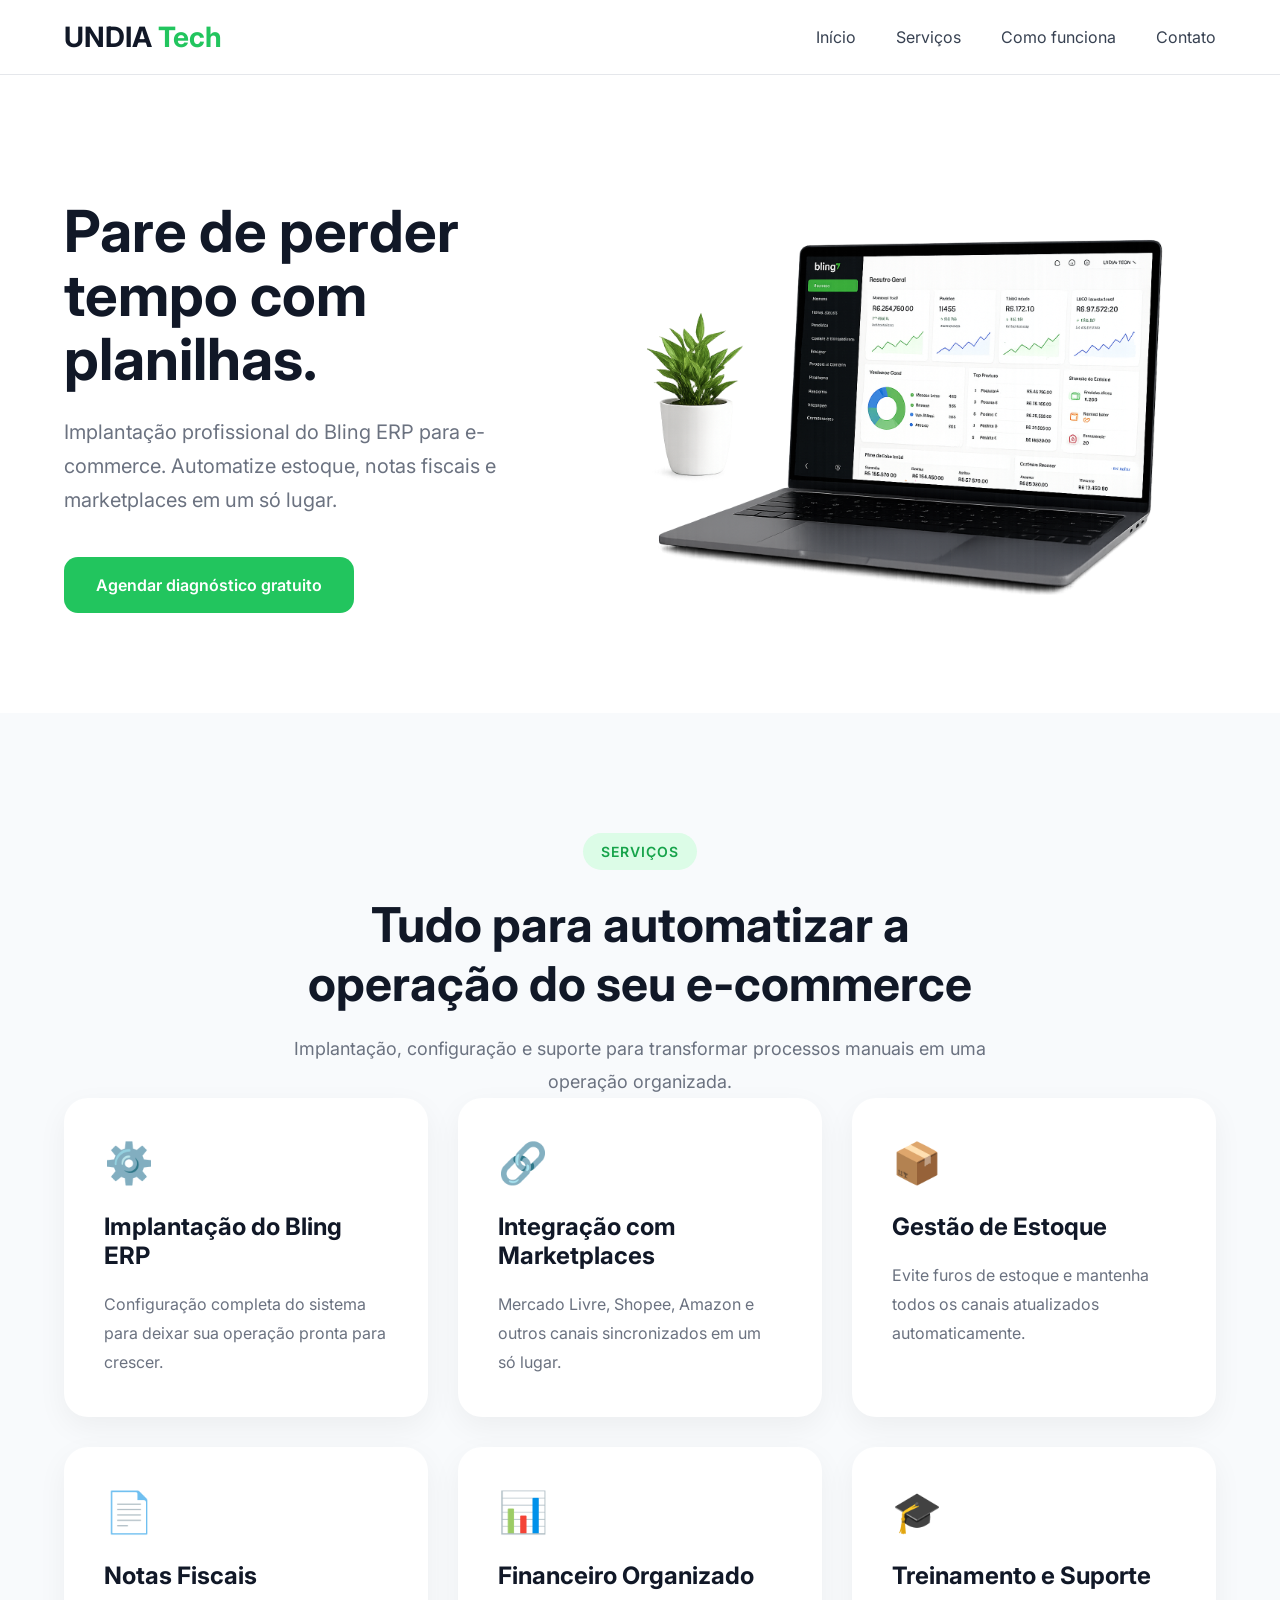
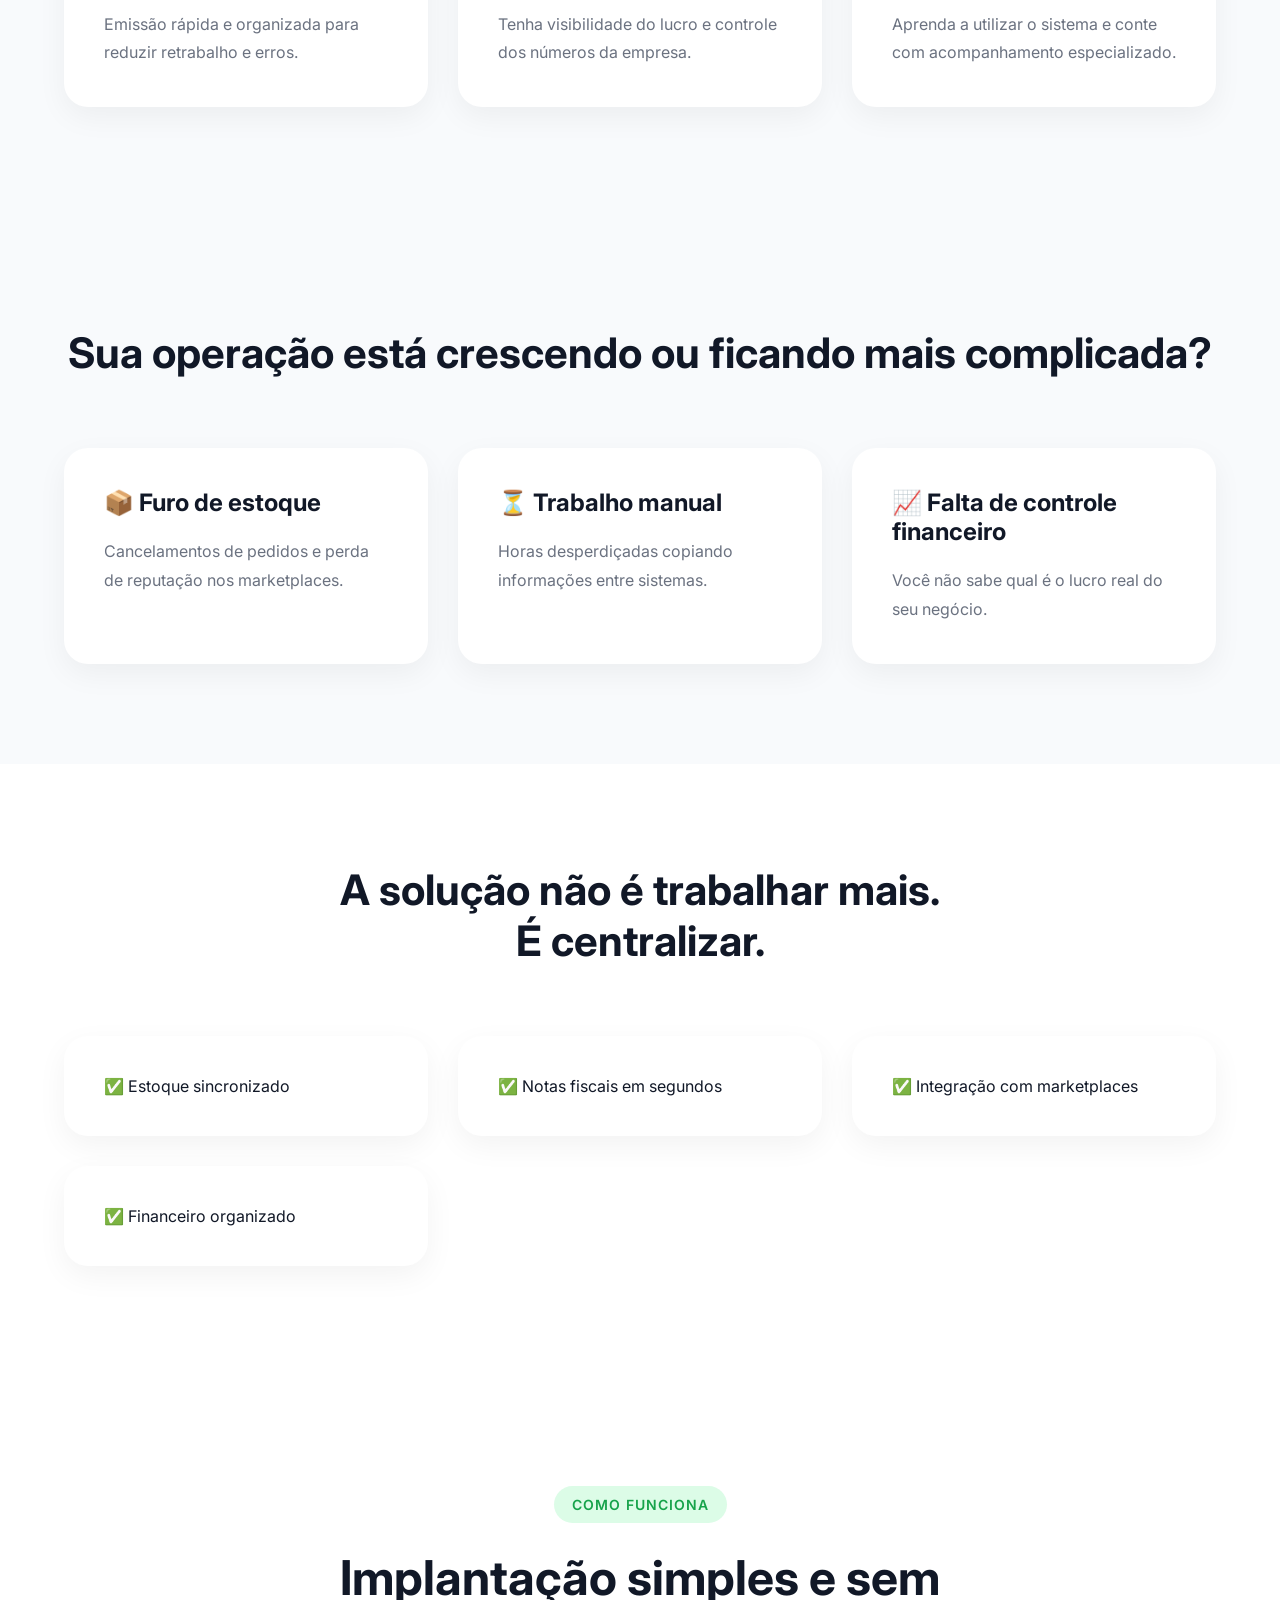
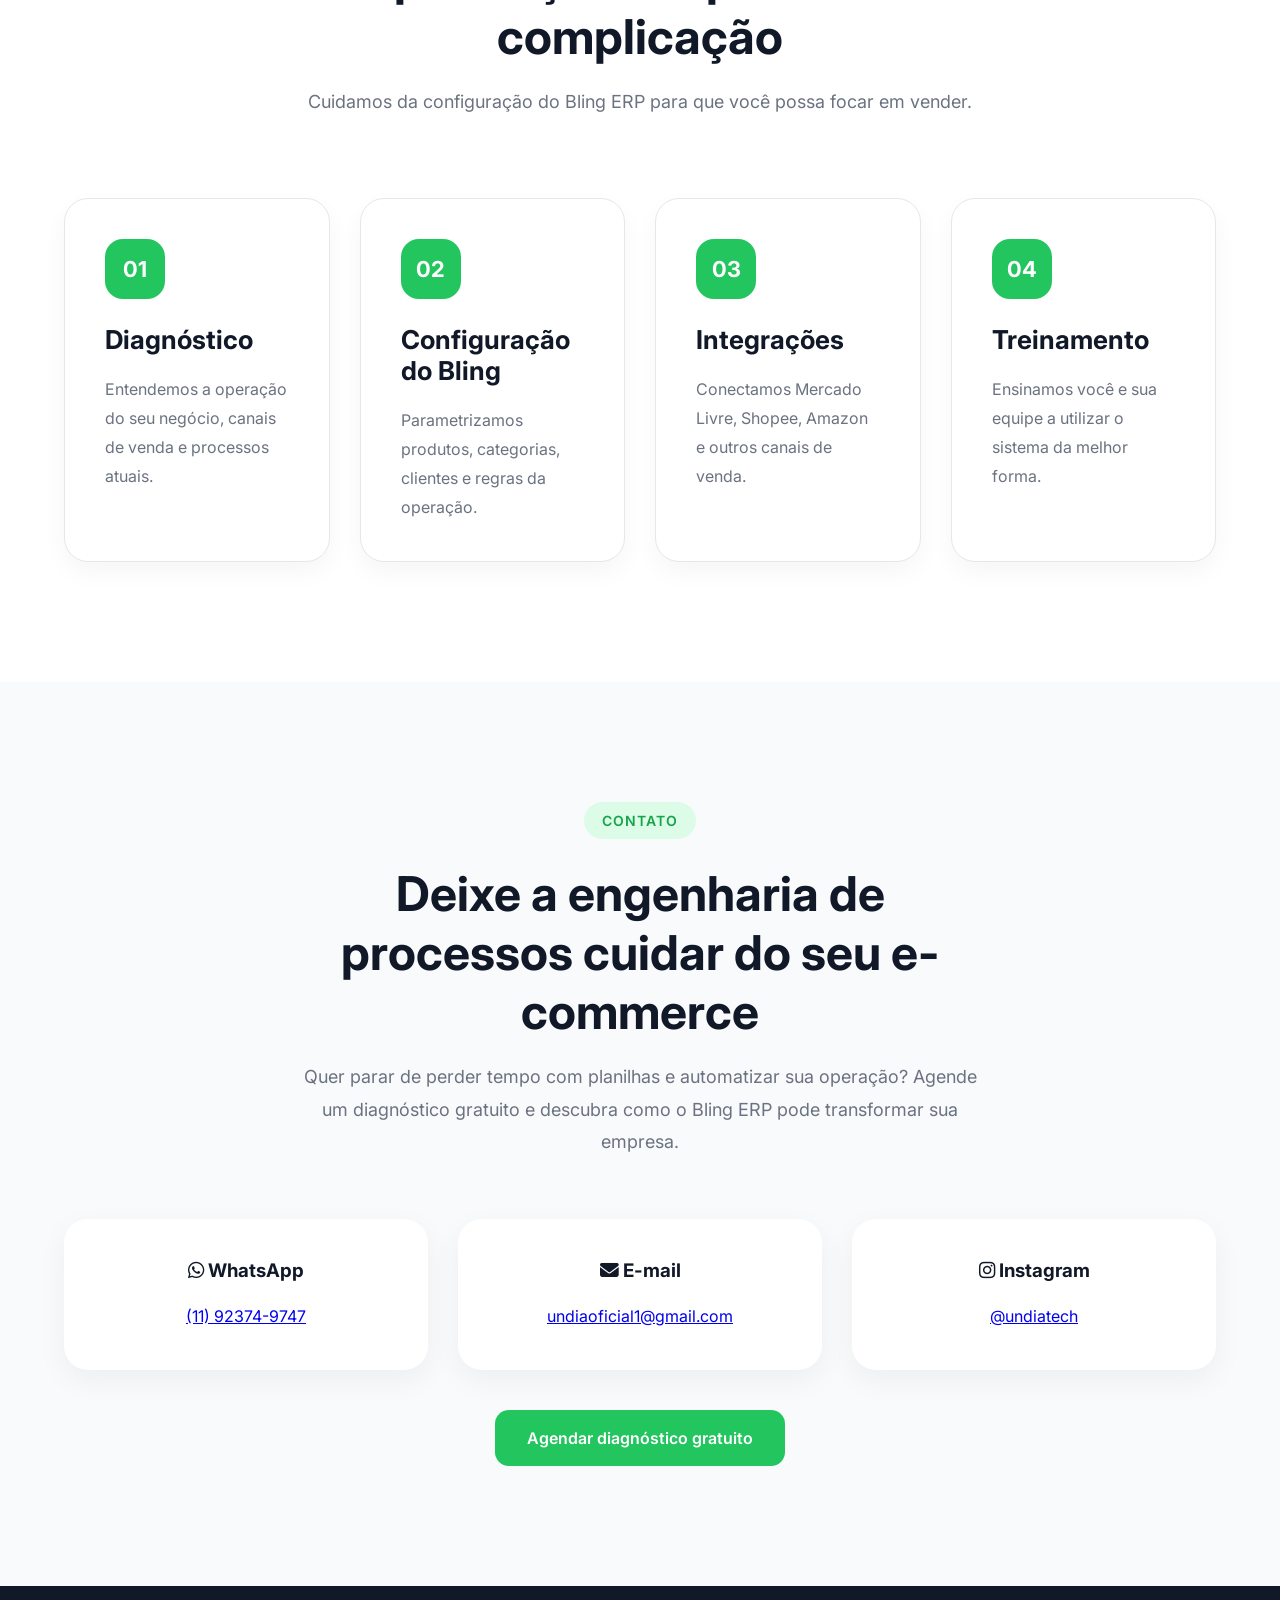
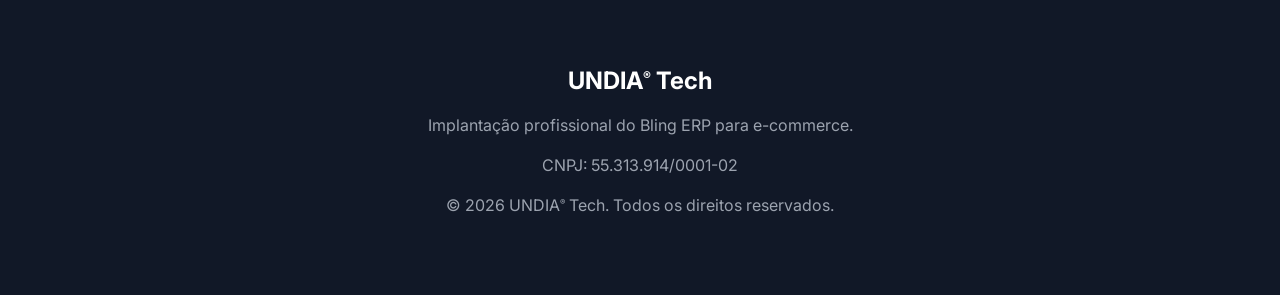
<file: index.html>
<!DOCTYPE html>
<html lang="pt-BR">

<head>

    <meta charset="UTF-8">
    <meta name="viewport" content="width=device-width, initial-scale=1.0">

    <title>UNDIA Tech | Implantação Profissional do Bling ERP</title>

	<link rel="icon" type="image/svg+xml" href="assets/favicon/favicon.svg">
	
    <link rel="stylesheet" href="style.css">

    <link rel="preconnect" href="https://fonts.googleapis.com">
    <link rel="preconnect" href="https://fonts.gstatic.com" crossorigin>

    <link href="https://fonts.googleapis.com/css2?family=Inter:wght@300;400;500;600;700&display=swap" rel="stylesheet">
	
	<link rel="stylesheet" href="https://cdnjs.cloudflare.com/ajax/libs/font-awesome/6.5.1/css/all.min.css">

</head>

<body>

<header>

<div class="container">

<nav>

	<a href="#inicio" class="logo">
		UNDIA <span>Tech</span>
	</a>

    <div class="hamburger" id="hamburger">

        <span></span>
        <span></span>
        <span></span>

    </div>

    <div class="menu" id="menu">
		<a href="#inicio">Início</a>
		
        <a href="#servicos">Serviços</a>

        <a href="#como-funciona">Como funciona</a>

        <a href="#contato">Contato</a>

    </div>

</nav>

</header>

<section class="hero" id="inicio">

<div class="container">

<div class="hero-content">

<div class="hero-text">

<h1>
Pare de perder tempo com planilhas.
</h1>

<p>
Implantação profissional do Bling ERP para e-commerce.

Automatize estoque, notas fiscais e marketplaces em um só lugar.
</p>

<a
	class="btn"
	target="_blank"
	href="https://tinyurl.com/undia-tech">
Agendar diagnóstico gratuito
</a>

</div>

<div class="hero-image">

<img src="assets/hero-dashboard.png">

</div>

</div>

</div>

</section>

<section class="servicos section-gray" id="servicos">

    <div class="container">

        <div class="section-header">

            <span class="badge">
                SERVIÇOS
            </span>

            <h2>
                Tudo para automatizar a operação do seu e-commerce
            </h2>

            <p>
                Implantação, configuração e suporte para transformar processos manuais em uma operação organizada.
            </p>

        </div>

        <div class="cards">

            <div class="card">

                <div class="icon">
                    ⚙️
                </div>

                <h3>Implantação do Bling ERP</h3>

                <p>
                    Configuração completa do sistema para deixar sua operação pronta para crescer.
                </p>

            </div>

            <div class="card">

                <div class="icon">
                    🔗
                </div>

                <h3>Integração com Marketplaces</h3>

                <p>
                    Mercado Livre, Shopee, Amazon e outros canais sincronizados em um só lugar.
                </p>

            </div>

            <div class="card">

                <div class="icon">
                    📦
                </div>

                <h3>Gestão de Estoque</h3>

                <p>
                    Evite furos de estoque e mantenha todos os canais atualizados automaticamente.
                </p>

            </div>

            <div class="card">

                <div class="icon">
                    📄
                </div>

                <h3>Notas Fiscais</h3>

                <p>
                    Emissão rápida e organizada para reduzir retrabalho e erros.
                </p>

            </div>

            <div class="card">

                <div class="icon">
                    📊
                </div>

                <h3>Financeiro Organizado</h3>

                <p>
                    Tenha visibilidade do lucro e controle dos números da empresa.
                </p>

            </div>

            <div class="card">

                <div class="icon">
                    🎓
                </div>

                <h3>Treinamento e Suporte</h3>

                <p>
                    Aprenda a utilizar o sistema e conte com acompanhamento especializado.
                </p>

            </div>

        </div>

    </div>

</section>


<section class="section-gray">

<div class="container">

<h2 class="title">
Sua operação está crescendo ou ficando mais complicada?
</h2>

<div class="cards">

<div class="card">

<h3>📦 Furo de estoque</h3>

<p>
Cancelamentos de pedidos e perda de reputação nos marketplaces.
</p>

</div>

<div class="card">

<h3>⏳ Trabalho manual</h3>

<p>
Horas desperdiçadas copiando informações entre sistemas.
</p>

</div>

<div class="card">

<h3>📈 Falta de controle financeiro</h3>

<p>
Você não sabe qual é o lucro real do seu negócio.
</p>

</div>

</div>

</div>

</section>

<section class="section">

<div class="container">

<h2 class="title">
A solução não é trabalhar mais.<br>
É centralizar.
</h2>

<div class="cards">

<div class="card">
✅ Estoque sincronizado
</div>

<div class="card">
✅ Notas fiscais em segundos
</div>

<div class="card">
✅ Integração com marketplaces
</div>

<div class="card">
✅ Financeiro organizado
</div>

</div>

</div>

</section>

<section class="processo" id="como-funciona">

    <div class="container">

        <div class="section-header">

            <span class="badge">
                COMO FUNCIONA
            </span>

            <h2>
                Implantação simples e sem complicação
            </h2>

            <p>
                Cuidamos da configuração do Bling ERP para que você possa focar em vender.
            </p>

        </div>

        <div class="timeline">

            <div class="step">

                <div class="number">
                    01
                </div>

                <h3>Diagnóstico</h3>

                <p>
                    Entendemos a operação do seu negócio, canais de venda e processos atuais.
                </p>

            </div>

            <div class="step">

                <div class="number">
                    02
                </div>

                <h3>Configuração do Bling</h3>

                <p>
                    Parametrizamos produtos, categorias, clientes e regras da operação.
                </p>

            </div>

            <div class="step">

                <div class="number">
                    03
                </div>

                <h3>Integrações</h3>

                <p>
                    Conectamos Mercado Livre, Shopee, Amazon e outros canais de venda.
                </p>

            </div>

            <div class="step">

                <div class="number">
                    04
                </div>

                <h3>Treinamento</h3>

                <p>
                    Ensinamos você e sua equipe a utilizar o sistema da melhor forma.
                </p>

            </div>

        </div>

    </div>

</section>

<!-- CONTATO -->
<section class="contato" id="contato">

    <div class="container">

        <div class="section-header">

            <span class="badge">
                CONTATO
            </span>

            <h2>
                Deixe a engenharia de processos cuidar do seu e-commerce
            </h2>

            <p>
                Quer parar de perder tempo com planilhas e automatizar sua operação?
                Agende um diagnóstico gratuito e descubra como o Bling ERP pode transformar sua empresa.
            </p>

        </div>

        <div class="contact-box">

            <div class="contact-item">

                <h3>
					<i class="fa-brands fa-whatsapp"></i>
					WhatsApp
				</h3>

                <p>
				<a href="https://tinyurl.com/undia-tech" target="_blank">
					(11) 92374-9747
				</a>
                </p>

            </div>

			<div class="contact-item">

				<h3>
					<i class="fa-solid fa-envelope"></i>
					E-mail
				</h3>

				<p>
					<a href="mailto:undiaoficial1@gmail.com">
						undiaoficial1@gmail.com
					</a>
				</p>

			</div>
			
			<div class="contact-item">

				<h3>
					<i class="fa-brands fa-instagram"></i>
					Instagram
				</h3>

				<p>

					<a href="https://instagram.com/undiatech"
					   target="_blank"
					   class="contact-link">

						@undiatech

					</a>

				</p>

			</div>

        </div>

        <a
            class="btn"
            target="_blank"
            href="https://tinyurl.com/undia-tech">

            Agendar diagnóstico gratuito

        </a>

    </div>

</section>


<footer>

    <div class="container">

        <h2>

            UNDIA<sup>®</sup> Tech

        </h2>

        <p>

            Implantação profissional do Bling ERP para e-commerce.

        </p>

        <p>

            CNPJ: 55.313.914/0001-02

        </p>

        <p>

            © 2026 UNDIA<sup>®</sup> Tech. Todos os direitos reservados.

        </p>

    </div>

</footer>



<script src="script.js"></script>
</body>
</html>
</file>
<file: style.css>
*{
    margin:0;
    padding:0;
    box-sizing:border-box;
}

body{
    font-family:'Inter', sans-serif;
    color:#111827;
    background:#FFFFFF;
	padding-top:100px;
}

.container{
    max-width:1200px;
    margin:auto;
    padding:0 24px;
}

header{

    position:fixed;

    top:0;

    width:100%;

    background:rgba(255,255,255,.9);

    backdrop-filter:blur(15px);

    border-bottom:1px solid #E5E7EB;

    padding:20px 0;

    z-index:1000;

}

nav{
    display:flex;
    justify-content:space-between;
    align-items:center;
}

.logo{

    font-size:28px;

    font-weight:700;

    text-decoration:none;

    color:#111827;

}

.logo span{
    color:#22C55E;
}


.menu a{
    color:#374151;
    text-decoration:none;
    transition:.3s;
}

.menu a:hover{
    color:#22C55E;
}

.hero{
    padding:100px 0;
}

.hero-content{
    display:flex;
    justify-content:space-between;
    align-items:center;
    gap:60px;
}

.hero-text{
    max-width:520px;
}

.hero-text h1{
    font-size:58px;
    line-height:1.1;
    margin-bottom:24px;
}

.hero-text p{
    font-size:20px;
    color:#6B7280;
    line-height:1.7;
}

.btn{
    display:inline-block;
    margin-top:40px;
    background:#22C55E;
    color:white;
    text-decoration:none;
    padding:18px 32px;
    border-radius:14px;
    font-weight:600;
    transition:.3s;
}

.btn:hover{
    background:#16A34A;
}

.hero-image img{
    width:100%;
    max-width:650px;
}

.section{
    padding:100px 0;
}

.section-gray{
    background:#F8FAFC;
    padding:100px 0;
}

.title{
    text-align:center;
    font-size:42px;
    margin-bottom:70px;
}

.cards{
    display:grid;
    grid-template-columns:repeat(auto-fit,minmax(280px,1fr));
    gap:30px;
}

.card{
    background:white;
    padding:40px;
    border-radius:20px;
    box-shadow:0 10px 30px rgba(0,0,0,.06);
    transition:.3s;
}

.card:hover{
    transform:translateY(-8px);
}

.card h3{
    margin-bottom:20px;
}

footer{
    background:#111827;
    color:white;
    padding:80px 0;
    text-align:center;
}

footer p{
    color:#9CA3AF;
    margin-top:20px;
}

@media(max-width:900px){

.hero-content{
    flex-direction:column;
}

.hero-text h1{
    font-size:42px;
}


}
.processo{
    padding:120px 0;
    background:#ffffff;
}

.section-header{
    text-align:center;
    max-width:700px;
    margin:auto;
}

.badge{
    display:inline-block;
    background:#dcfce7;
    color:#16a34a;
    padding:10px 18px;
    border-radius:30px;
    font-size:14px;
    font-weight:600;
    letter-spacing:1px;
}

.section-header h2{
    font-size:48px;
    margin-top:25px;
    margin-bottom:20px;
    color:#111827;
}

.section-header p{
    color:#6b7280;
    font-size:18px;
    line-height:1.8;
}

.timeline{
    margin-top:80px;

    display:grid;

    grid-template-columns:repeat(auto-fit,minmax(250px,1fr));

    gap:30px;
}

.step{
    background:#ffffff;

    border:1px solid #e5e7eb;

    border-radius:24px;

    padding:40px;

    transition:.3s;

    box-shadow:0 10px 25px rgba(0,0,0,.04);
}

.step:hover{
    transform:translateY(-8px);
}

.number{
    width:60px;
    height:60px;

    border-radius:18px;

    background:#22C55E;

    color:white;

    display:flex;

    align-items:center;

    justify-content:center;

    font-size:22px;

    font-weight:700;

    margin-bottom:25px;
}

.step h3{
    font-size:26px;
    margin-bottom:20px;
    color:#111827;
}

.step p{
    color:#6b7280;
    line-height:1.8;
}


.servicos{
    padding:120px 0;
}

.icon{
    font-size:40px;
    margin-bottom:25px;
}

.card{
    background:#ffffff;
    border-radius:24px;
    padding:40px;
    box-shadow:0 10px 30px rgba(0,0,0,.05);
    transition:.3s;
}

.card:hover{
    transform:translateY(-8px);
}

.card h3{
    margin-bottom:20px;
    font-size:24px;
    color:#111827;
}

.card p{
    line-height:1.8;
    color:#6B7280;
}


.contato{
    padding:120px 0;
    background:#F8FAFC;
    text-align:center;
}

.contact-box{
    margin-top:60px;

    display:grid;

    grid-template-columns:repeat(auto-fit,minmax(250px,1fr));

    gap:30px;
}

.contact-item{
    background:white;

    padding:40px;

    border-radius:24px;

    box-shadow:0 10px 30px rgba(0,0,0,.05);

    transition:.3s;
}

.contact-item:hover{
    transform:translateY(-8px);
}

.contact-item h3{
    margin-bottom:20px;

    color:#111827;
}

.contact-item p{
    color:#6B7280;

    line-height:1.8;
}

html{
    scroll-behavior:smooth;
}

section{
    scroll-margin-top:120px;
}



.menu{
    display:flex;
    gap:40px;
}

.menu a{
    text-decoration:none;
    color:#374151;
    transition:.3s;
}

.menu a:hover{
    color:#22C55E;
}

/* botão hambúrguer escondido no desktop */

.hamburger{
    display:none;
}

.hamburger span{
    display:block;

    width:28px;
    height:3px;

    background:#111827;

    margin:6px 0;

    border-radius:10px;
}


@media (max-width:768px){

    .hamburger{
        display:block;
        cursor:pointer;
        z-index:1001;
    }

    .menu{

        position:absolute;

        top:90px;
        left:0;

        width:100%;

        background:white;

        flex-direction:column;

        align-items:center;

        gap:25px;

        padding:30px 0;

        box-shadow:0 10px 30px rgba(0,0,0,.08);

        opacity:0;
        visibility:hidden;

        transform:translateY(-20px);

        transition:.3s ease;
    }

    .menu.active{

        opacity:1;
        visibility:visible;

        transform:translateY(0);

    }

    .hero-content{
        flex-direction:column;
    }

    .hero-text h1{
        font-size:42px;
    }

}

footer sup{

    font-size:0.50em;

    vertical-align:super;

}

footer p{

    color:#9CA3AF;

    margin-top:20px;

}
</file>
